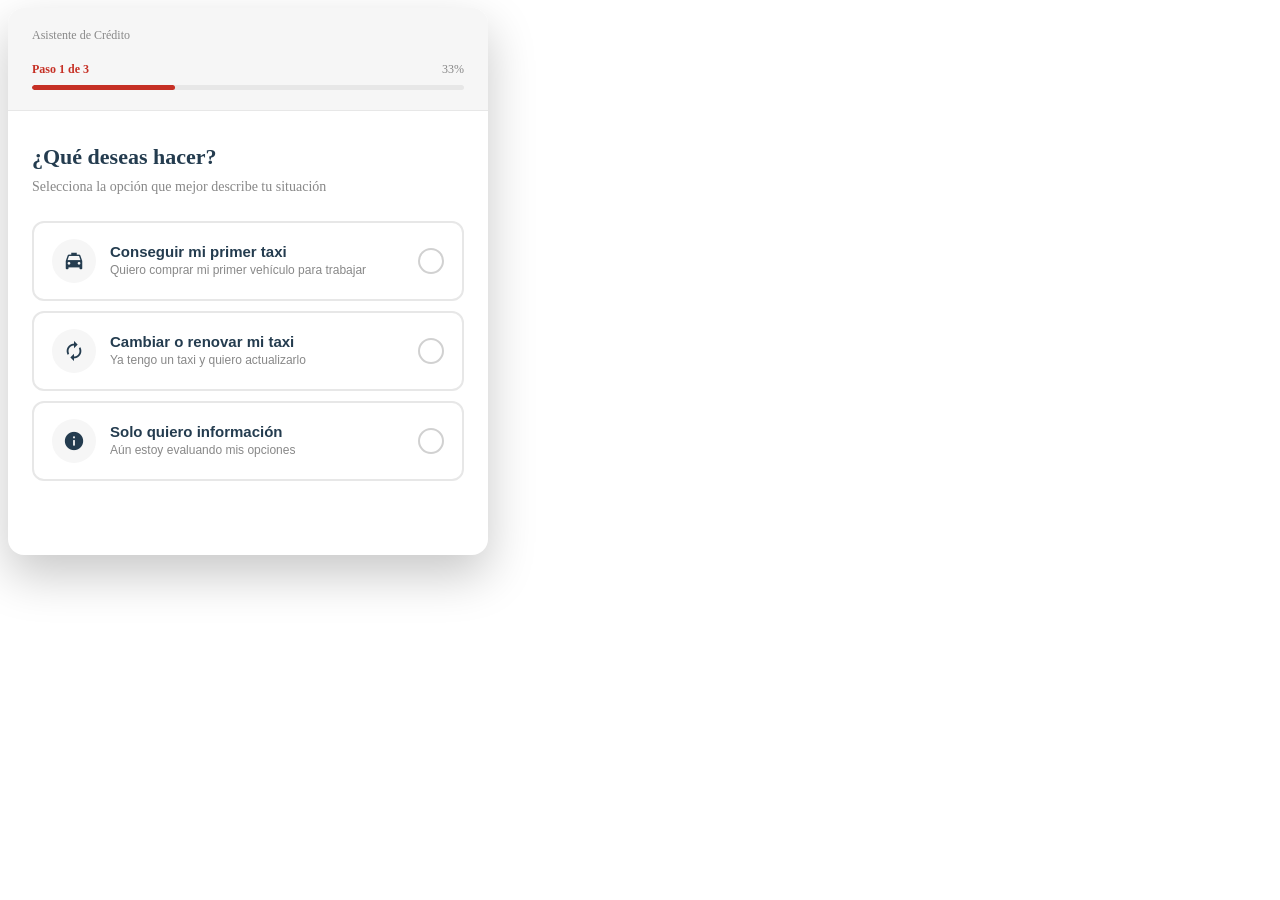
<file: index.html>
<!DOCTYPE html>
<html lang="es-CO">
<head>
  <meta charset="UTF-8">
  <meta name="viewport" content="width=device-width, initial-scale=1.0">
  <title>Asistente de Crédito | Clave 2000</title>
  <link rel="stylesheet" href="https://fonts.googleapis.com/icon?family=Material+Icons">
  <link rel="stylesheet" href="styles.css">
</head>
<body>

<div class="card">

  <!-- ── Header: logo + barra de progreso ── -->
  <header class="card-header">
    <div class="brand-row">
      <div class="brand-label">Asistente de Crédito</div>
    </div>
    <div class="progress-meta">
      <span class="progress-step-label" id="prog-label">Paso 1 de 4</span>
      <span class="progress-pct" id="prog-pct">25%</span>
    </div>
    <div class="progress-track">
      <div class="progress-fill" id="prog-fill"></div>
    </div>
  </header>

  <main class="card-body">

    <!-- ── Paso 1: Objetivo ── -->
    <div class="step active" id="step-1">
      <div class="step-title">¿Qué deseas hacer?</div>
      <div class="step-sub">Selecciona la opción que mejor describe tu situación</div>
      <div class="options">
        <button class="opt" data-step="1" data-field="objetivo" data-value="primer-taxi">
          <div class="opt-icon"><span class="material-icons">local_taxi</span></div>
          <div class="opt-body">
            <div class="opt-title">Conseguir mi primer taxi</div>
            <div class="opt-desc">Quiero comprar mi primer vehículo para trabajar</div>
          </div>
          <div class="opt-check"><span class="material-icons">check</span></div>
        </button>
        <button class="opt" data-step="1" data-field="objetivo" data-value="renovar">
          <div class="opt-icon"><span class="material-icons">autorenew</span></div>
          <div class="opt-body">
            <div class="opt-title">Cambiar o renovar mi taxi</div>
            <div class="opt-desc">Ya tengo un taxi y quiero actualizarlo</div>
          </div>
          <div class="opt-check"><span class="material-icons">check</span></div>
        </button>
        <button class="opt" data-step="1" data-field="objetivo" data-value="informacion">
          <div class="opt-icon"><span class="material-icons">info</span></div>
          <div class="opt-body">
            <div class="opt-title">Solo quiero información</div>
            <div class="opt-desc">Aún estoy evaluando mis opciones</div>
          </div>
          <div class="opt-check"><span class="material-icons">check</span></div>
        </button>
      </div>
    </div>

    <!-- ── Paso 2A: ¿Trabaja como conductor? ── -->
    <div class="step" id="step-2a">
      <div class="step-title">¿Actualmente trabajas como conductor?</div>
      <div class="step-sub">Esto nos ayuda a entender tu experiencia</div>
      <div class="options options-binary">
        <button class="opt opt-binary" data-step="2" data-field="trabaja_conductor" data-value="true">
          <div class="opt-title">Sí, soy conductor</div>
        </button>
        <button class="opt opt-binary" data-step="2" data-field="trabaja_conductor" data-value="false">
          <div class="opt-title">No, soy nuevo</div>
        </button>
      </div>
      <div class="btn-row">
        <button class="btn btn-outline" data-action="go-1">
          <span class="material-icons">arrow_back</span> Atrás
        </button>
      </div>
    </div>

    <!-- ── Paso 2B: ¿Taxi activo? ── -->
    <div class="step" id="step-2b">
      <div class="step-title">¿Tu taxi actual está activo?</div>
      <div class="step-sub">Nos ayuda a determinar la mejor opción de financiación</div>
      <div class="options options-binary">
        <button class="opt opt-binary" data-step="2" data-field="taxi_activo" data-value="true">
          <div class="opt-title">Sí, está activo</div>
        </button>
        <button class="opt opt-binary" data-step="2" data-field="taxi_activo" data-value="false">
          <div class="opt-title">No, está inactivo</div>
        </button>
      </div>
      <div class="btn-row">
        <button class="btn btn-outline" data-action="go-1">
          <span class="material-icons">arrow_back</span> Atrás
        </button>
      </div>
    </div>

    <!-- ── Paso 2C: Solo información ── -->
    <div class="step" id="step-2c">
      <div class="step-title">¿Qué información necesitas?</div>
      <div class="step-sub">Selecciona lo que más te interesa conocer</div>
      <div class="options">
        <button class="opt" data-step="2" data-field="info_tipo" data-value="requisitos">
          <div class="opt-icon"><span class="material-icons">assignment</span></div>
          <div class="opt-body">
            <div class="opt-title">Requisitos para el crédito</div>
            <div class="opt-desc">Quiero saber qué necesito para aplicar</div>
          </div>
          <div class="opt-check"><span class="material-icons">check</span></div>
        </button>
        <button class="opt" data-step="2" data-field="info_tipo" data-value="tasas">
          <div class="opt-icon"><span class="material-icons">attach_money</span></div>
          <div class="opt-body">
            <div class="opt-title">Tasas y cuotas</div>
            <div class="opt-desc">Información sobre intereses y pagos</div>
          </div>
          <div class="opt-check"><span class="material-icons">check</span></div>
        </button>
        <button class="opt" data-step="2" data-field="info_tipo" data-value="general">
          <div class="opt-icon"><span class="material-icons">support_agent</span></div>
          <div class="opt-body">
            <div class="opt-title">Asesoría personalizada</div>
            <div class="opt-desc">Quiero hablar con un experto</div>
          </div>
          <div class="opt-check"><span class="material-icons">check</span></div>
        </button>
      </div>
      <div class="btn-row">
        <button class="btn btn-outline" data-action="go-1">
          <span class="material-icons">arrow_back</span> Atrás
        </button>
      </div>
    </div>

    <!-- ── Paso 3: Capacidad de pago ── -->
    <div class="step" id="step-3">
      <div class="step-title">¿Cuánto puedes pagar mensualmente?</div>
      <div class="step-sub">Selecciona el rango que mejor se ajuste a tu presupuesto</div>
      <div class="options">
        <button class="opt opt-payment" data-step="3" data-field="pago_mensual" data-value="menos-800">
          <div class="pay-amount">&lt; $800.000</div>
          <div class="pay-label">Menos de $800.000 mensuales</div>
        </button>
        <button class="opt opt-payment" data-step="3" data-field="pago_mensual" data-value="800-1200">
          <div class="pay-amount">$800.000 – $1.200.000</div>
          <div class="pay-label">Entre $800.000 y $1.200.000 mensuales</div>
        </button>
        <button class="opt opt-payment" data-step="3" data-field="pago_mensual" data-value="mas-1200">
          <div class="pay-amount">&gt; $1.200.000</div>
          <div class="pay-label">Más de $1.200.000 mensuales</div>
        </button>
      </div>
      <div class="btn-row">
        <button class="btn btn-outline" data-action="goBack2">
          <span class="material-icons">arrow_back</span> Atrás
        </button>
      </div>
    </div>

    <!-- ── Paso 4: Urgencia ── -->
    <div class="step" id="step-4">
      <div class="step-title">¿Qué tan pronto necesitas el crédito?</div>
      <div class="step-sub">Tu respuesta nos ayuda a priorizar tu solicitud</div>
      <div class="options">
        <button class="opt" data-step="4" data-field="urgencia" data-value="ya">
          <div class="opt-icon"><span class="material-icons">bolt</span></div>
          <div class="opt-body">
            <div class="opt-title">Lo necesito ya</div>
            <div class="opt-desc">Tengo prisa, quiero empezar cuanto antes</div>
          </div>
          <div class="opt-check"><span class="material-icons">check</span></div>
        </button>
        <button class="opt" data-step="4" data-field="urgencia" data-value="mes">
          <div class="opt-icon"><span class="material-icons">calendar_today</span></div>
          <div class="opt-body">
            <div class="opt-title">Este mes</div>
            <div class="opt-desc">Planeo hacerlo en las próximas semanas</div>
          </div>
          <div class="opt-check"><span class="material-icons">check</span></div>
        </button>
        <button class="opt" data-step="4" data-field="urgencia" data-value="averiguando">
          <div class="opt-icon"><span class="material-icons">search</span></div>
          <div class="opt-body">
            <div class="opt-title">Solo estoy averiguando</div>
            <div class="opt-desc">Aún estoy en proceso de decisión</div>
          </div>
          <div class="opt-check"><span class="material-icons">check</span></div>
        </button>
      </div>
      <div class="btn-row">
        <button class="btn btn-outline" data-action="go-3">
          <span class="material-icons">arrow_back</span> Atrás
        </button>
      </div>
    </div>

    <!-- ── Resultado: ALTO ── -->
    <div class="step" id="result-alto">
      <div class="result-wrap">
        <div class="result-icon-circle alto"><span class="material-icons">verified</span></div>
        <div class="result-badge alto"><span class="material-icons">star</span>Perfil Ideal</div>
        <div class="result-title">¡Tienes un perfil ideal para financiar tu taxi!</div>
        <div class="result-desc">Calificas para nuestras mejores opciones. Un asesor te contactará en menos de 30 minutos.</div>
        <div class="benefits-box">
          <div class="benefits-box-title">Lo que obtienes</div>
          <div class="benefit-row"><span class="material-icons">check_circle</span>Tasas preferenciales por tu excelente perfil</div>
          <div class="benefit-row"><span class="material-icons">check_circle</span>Respuesta en menos de 24 horas</div>
          <div class="benefit-row"><span class="material-icons">check_circle</span>Asesor personalizado durante todo el proceso</div>
        </div>
        <form class="contact-form" data-nivel="alto">
          <div class="form-title">Déjanos tus datos para contactarte</div>
          <div class="form-group">
            <label class="form-label">Nombre completo *</label>
            <div class="form-input-wrap"><span class="material-icons">person</span><input type="text" placeholder="Ej: Juan Pérez" required></div>
          </div>
          <div class="form-group">
            <label class="form-label">Teléfono de contacto *</label>
            <div class="form-input-wrap"><span class="material-icons">phone</span><input type="tel" placeholder="Ej: 312 456 7890" required></div>
          </div>
          <div class="form-group">
            <label class="form-label">Correo electrónico</label>
            <div class="form-input-wrap"><span class="material-icons">mail</span><input type="email" placeholder="Ej: juan@correo.com"></div>
          </div>
          <button type="submit" class="btn btn-red btn-full">
            Solicitar crédito ahora <span class="material-icons">arrow_forward</span>
          </button>
        </form>
      </div>
    </div>

    <!-- ── Resultado: MEDIO ── -->
    <div class="step" id="result-medio">
      <div class="result-wrap">
        <div class="result-icon-circle medio"><span class="material-icons">thumb_up</span></div>
        <div class="result-badge medio"><span class="material-icons">trending_up</span>Buen Perfil</div>
        <div class="result-title">Podrías aplicar a un crédito con Clave 2000</div>
        <div class="result-desc">Tu perfil es bueno y tenemos opciones para ti. Un asesor evaluará tu caso.</div>
        <div class="benefits-box">
          <div class="benefits-box-title">Próximos pasos</div>
          <div class="benefit-row"><span class="material-icons">check_circle</span>Evaluación personalizada de tu caso</div>
          <div class="benefit-row"><span class="material-icons">check_circle</span>Te presentaremos múltiples opciones</div>
          <div class="benefit-row"><span class="material-icons">check_circle</span>Sin compromiso ni costo de análisis</div>
        </div>
        <form class="contact-form" data-nivel="medio">
          <div class="form-title">Déjanos tus datos para contactarte</div>
          <div class="form-group">
            <label class="form-label">Nombre completo *</label>
            <div class="form-input-wrap"><span class="material-icons">person</span><input type="text" placeholder="Ej: Juan Pérez" required></div>
          </div>
          <div class="form-group">
            <label class="form-label">Teléfono de contacto *</label>
            <div class="form-input-wrap"><span class="material-icons">phone</span><input type="tel" placeholder="Ej: 312 456 7890" required></div>
          </div>
          <div class="form-group">
            <label class="form-label">Correo electrónico</label>
            <div class="form-input-wrap"><span class="material-icons">mail</span><input type="email" placeholder="Ej: juan@correo.com"></div>
          </div>
          <button type="submit" class="btn btn-navy btn-full">
            Hablar con un asesor <span class="material-icons">arrow_forward</span>
          </button>
        </form>
      </div>
    </div>

    <!-- ── Resultado: BAJO ── -->
    <div class="step" id="result-bajo">
      <div class="result-wrap">
        <div class="result-icon-circle bajo"><span class="material-icons">lightbulb</span></div>
        <div class="result-badge bajo"><span class="material-icons">support_agent</span>Asesoría Gratuita</div>
        <div class="result-title">Te ayudamos a prepararte para tu crédito</div>
        <div class="result-desc">Te asesoramos gratuitamente para que puedas cumplir tus metas pronto.</div>
        <div class="benefits-box">
          <div class="benefits-box-title">Te ayudamos con</div>
          <div class="benefit-row"><span class="material-icons">check_circle</span>Un plan personalizado de preparación</div>
          <div class="benefit-row"><span class="material-icons">check_circle</span>Consejos para mejorar tu perfil crediticio</div>
          <div class="benefit-row"><span class="material-icons">check_circle</span>Seguimiento hasta que estés listo</div>
        </div>
        <form class="contact-form" data-nivel="bajo">
          <div class="form-title">Déjanos tus datos para asesorarte</div>
          <div class="form-group">
            <label class="form-label">Nombre completo *</label>
            <div class="form-input-wrap"><span class="material-icons">person</span><input type="text" placeholder="Ej: Juan Pérez" required></div>
          </div>
          <div class="form-group">
            <label class="form-label">Teléfono de contacto *</label>
            <div class="form-input-wrap"><span class="material-icons">phone</span><input type="tel" placeholder="Ej: 312 456 7890" required></div>
          </div>
          <div class="form-group">
            <label class="form-label">Correo electrónico</label>
            <div class="form-input-wrap"><span class="material-icons">mail</span><input type="email" placeholder="Ej: juan@correo.com"></div>
          </div>
          <button type="submit" class="btn btn-navy btn-full">
            Recibir asesoría gratuita <span class="material-icons">arrow_forward</span>
          </button>
        </form>
      </div>
    </div>

  </main>
</div>

<!-- Capa de confetti (fuera de la card) -->
<div class="confetti-layer" id="confetti-layer"></div>

<script src="app.js"></script>
</body>
</html>
</file>
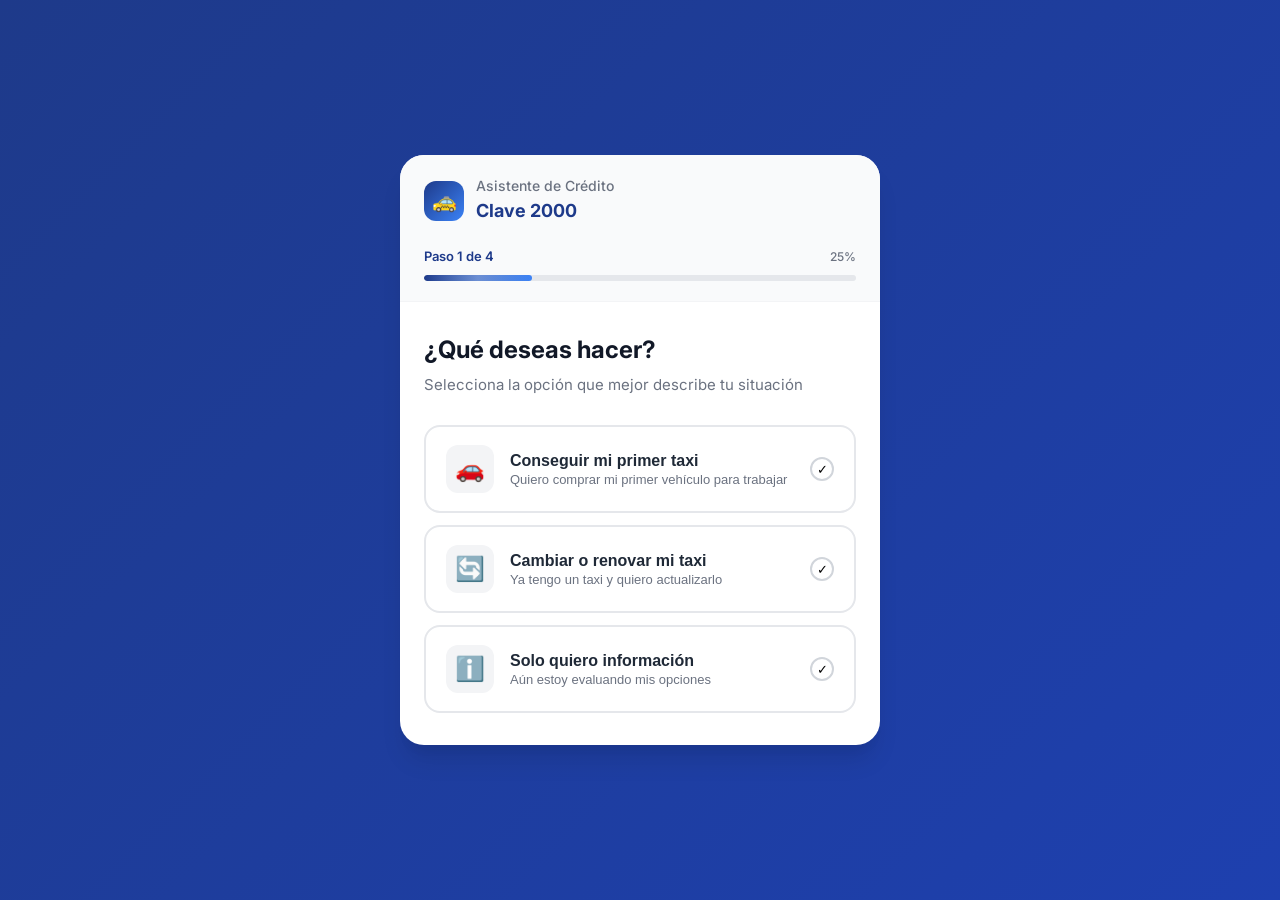
<file: asistente-credito.html>
<!DOCTYPE html>
<html lang="es-CO">
<head>
    <meta charset="UTF-8">
    <meta name="viewport" content="width=device-width, initial-scale=1.0">
    <title>Asistente de Crédito Taxi | Clave 2000</title>
    <meta name="description" content="Encuentra el mejor crédito para tu taxi en Colombia. Proceso rápido, sin complicaciones.">

    <!-- Google Fonts -->
    <link rel="preconnect" href="https://fonts.googleapis.com">
    <link rel="preconnect" href="https://fonts.gstatic.com" crossorigin>
    <link href="https://fonts.googleapis.com/css2?family=Inter:wght@400;500;600;700&display=swap" rel="stylesheet">

    <style>
        /* ============================================
           VARIABLES CSS - Sistema de diseño
           ============================================ */
        :root {
            /* Colores principales - Estilo Fintech */
            --color-primary: #1E3A8A;
            --color-primary-dark: #1E40AF;
            --color-primary-light: #3B82F6;

            /* Colores de acento - CTA */
            --color-cta: #10B981;
            --color-cta-hover: #059669;
            --color-cta-light: #D1FAE5;

            /* Escala de grises */
            --color-white: #FFFFFF;
            --color-gray-50: #F9FAFB;
            --color-gray-100: #F3F4F6;
            --color-gray-200: #E5E7EB;
            --color-gray-300: #D1D5DB;
            --color-gray-400: #9CA3AF;
            --color-gray-500: #6B7280;
            --color-gray-600: #4B5563;
            --color-gray-700: #374151;
            --color-gray-800: #1F2937;
            --color-gray-900: #111827;

            /* Sombras */
            --shadow-sm: 0 1px 2px 0 rgba(0, 0, 0, 0.05);
            --shadow-md: 0 4px 6px -1px rgba(0, 0, 0, 0.1), 0 2px 4px -1px rgba(0, 0, 0, 0.06);
            --shadow-lg: 0 10px 15px -3px rgba(0, 0, 0, 0.1), 0 4px 6px -2px rgba(0, 0, 0, 0.05);
            --shadow-xl: 0 20px 25px -5px rgba(0, 0, 0, 0.1), 0 10px 10px -5px rgba(0, 0, 0, 0.04);

            /* Radios */
            --radius-sm: 8px;
            --radius-md: 12px;
            --radius-lg: 16px;
            --radius-xl: 24px;
            --radius-full: 9999px;

            /* Tipografía */
            --font-family: 'Inter', -apple-system, BlinkMacSystemFont, 'Segoe UI', sans-serif;

            /* Transiciones */
            --transition-fast: 150ms ease;
            --transition-normal: 300ms ease;
            --transition-slow: 500ms ease;

            /* Z-index */
            --z-base: 1;
            --z-above: 10;
            --z-modal: 100;
            --z-toast: 1000;
        }

        /* ============================================
           RESET Y BASE
           ============================================ */
        *, *::before, *::after {
            box-sizing: border-box;
            margin: 0;
            padding: 0;
        }

        html {
            font-size: 16px;
            -webkit-font-smoothing: antialiased;
            -moz-osx-font-smoothing: grayscale;
        }

        body {
            font-family: var(--font-family);
            background: linear-gradient(135deg, var(--color-primary) 0%, var(--color-primary-dark) 100%);
            min-height: 100vh;
            display: flex;
            align-items: center;
            justify-content: center;
            padding: 16px;
            line-height: 1.6;
            color: var(--color-gray-800);
        }

        /* ============================================
           CONTENEDOR PRINCIPAL
           ============================================ */
        .asistente-container {
            width: 100%;
            max-width: 480px;
            background: var(--color-white);
            border-radius: var(--radius-xl);
            box-shadow: var(--shadow-xl);
            overflow: hidden;
            position: relative;
        }

        /* ============================================
           HEADER / BARRA DE PROGRESO
           ============================================ */
        .asistente-header {
            background: var(--color-gray-50);
            padding: 20px 24px;
            border-bottom: 1px solid var(--color-gray-100);
        }

        .asistente-brand {
            display: flex;
            align-items: center;
            gap: 12px;
            margin-bottom: 20px;
        }

        .brand-icon {
            width: 40px;
            height: 40px;
            background: linear-gradient(135deg, var(--color-primary) 0%, var(--color-primary-light) 100%);
            border-radius: var(--radius-md);
            display: flex;
            align-items: center;
            justify-content: center;
            color: var(--color-white);
            font-size: 20px;
        }

        .brand-text {
            font-size: 14px;
            color: var(--color-gray-500);
            font-weight: 500;
        }

        .brand-text strong {
            display: block;
            color: var(--color-primary);
            font-size: 18px;
            font-weight: 700;
        }

        /* Barra de progreso */
        .progress-container {
            position: relative;
        }

        .progress-header {
            display: flex;
            justify-content: space-between;
            align-items: center;
            margin-bottom: 8px;
        }

        .progress-step {
            font-size: 13px;
            font-weight: 600;
            color: var(--color-primary);
        }

        .progress-percentage {
            font-size: 12px;
            color: var(--color-gray-500);
            font-weight: 500;
        }

        .progress-bar {
            height: 6px;
            background: var(--color-gray-200);
            border-radius: var(--radius-full);
            overflow: hidden;
        }

        .progress-fill {
            height: 100%;
            background: linear-gradient(90deg, var(--color-primary) 0%, var(--color-primary-light) 100%);
            border-radius: var(--radius-full);
            transition: width var(--transition-slow);
            position: relative;
        }

        .progress-fill::after {
            content: '';
            position: absolute;
            top: 0;
            left: 0;
            right: 0;
            bottom: 0;
            background: linear-gradient(
                90deg,
                transparent 0%,
                rgba(255,255,255,0.3) 50%,
                transparent 100%
            );
            animation: shimmer 2s infinite;
        }

        @keyframes shimmer {
            0% { transform: translateX(-100%); }
            100% { transform: translateX(100%); }
        }

        /* ============================================
           CONTENIDO - PASOS
           ============================================ */
        .asistente-content {
            padding: 32px 24px;
            min-height: 400px;
        }

        .step {
            display: none;
            animation: fadeIn var(--transition-normal);
        }

        .step.active {
            display: block;
        }

        @keyframes fadeIn {
            from {
                opacity: 0;
                transform: translateY(10px);
            }
            to {
                opacity: 1;
                transform: translateY(0);
            }
        }

        /* Títulos y descripciones */
        .step-title {
            font-size: 24px;
            font-weight: 700;
            color: var(--color-gray-900);
            margin-bottom: 8px;
            line-height: 1.3;
        }

        .step-subtitle {
            font-size: 15px;
            color: var(--color-gray-500);
            margin-bottom: 28px;
        }

        /* ============================================
           OPCIONES DE RESPUESTA
           ============================================ */
        .options-grid {
            display: flex;
            flex-direction: column;
            gap: 12px;
        }

        .option-card {
            display: flex;
            align-items: center;
            gap: 16px;
            padding: 18px 20px;
            background: var(--color-white);
            border: 2px solid var(--color-gray-200);
            border-radius: var(--radius-lg);
            cursor: pointer;
            transition: all var(--transition-fast);
            text-align: left;
            width: 100%;
        }

        .option-card:hover {
            border-color: var(--color-primary-light);
            background: var(--color-gray-50);
            transform: translateY(-2px);
            box-shadow: var(--shadow-md);
        }

        .option-card:active {
            transform: translateY(0);
        }

        .option-card.selected {
            border-color: var(--color-primary);
            background: linear-gradient(135deg, #EFF6FF 0%, #DBEAFE 100%);
        }

        .option-icon {
            width: 48px;
            height: 48px;
            background: var(--color-gray-100);
            border-radius: var(--radius-md);
            display: flex;
            align-items: center;
            justify-content: center;
            font-size: 24px;
            flex-shrink: 0;
            transition: all var(--transition-fast);
        }

        .option-card:hover .option-icon {
            background: var(--color-primary-light);
            color: var(--color-white);
        }

        .option-card.selected .option-icon {
            background: var(--color-primary);
            color: var(--color-white);
        }

        .option-content {
            flex: 1;
        }

        .option-title {
            font-size: 16px;
            font-weight: 600;
            color: var(--color-gray-800);
            margin-bottom: 2px;
        }

        .option-description {
            font-size: 13px;
            color: var(--color-gray-500);
        }

        .option-check {
            width: 24px;
            height: 24px;
            border: 2px solid var(--color-gray-300);
            border-radius: var(--radius-full);
            display: flex;
            align-items: center;
            justify-content: center;
            flex-shrink: 0;
            transition: all var(--transition-fast);
        }

        .option-card.selected .option-check {
            background: var(--color-primary);
            border-color: var(--color-primary);
            color: var(--color-white);
        }

        /* ============================================
           BOTONES
           ============================================ */
        .btn-group {
            display: flex;
            gap: 12px;
            margin-top: 28px;
        }

        .btn {
            display: inline-flex;
            align-items: center;
            justify-content: center;
            gap: 8px;
            padding: 14px 24px;
            font-family: inherit;
            font-size: 15px;
            font-weight: 600;
            border: none;
            border-radius: var(--radius-md);
            cursor: pointer;
            transition: all var(--transition-fast);
            text-decoration: none;
        }

        .btn-primary {
            background: linear-gradient(135deg, var(--color-cta) 0%, var(--color-cta-hover) 100%);
            color: var(--color-white);
            box-shadow: 0 4px 12px rgba(16, 185, 129, 0.3);
            flex: 1;
        }

        .btn-primary:hover {
            transform: translateY(-2px);
            box-shadow: 0 6px 16px rgba(16, 185, 129, 0.4);
        }

        .btn-primary:active {
            transform: translateY(0);
        }

        .btn-primary:disabled {
            background: var(--color-gray-300);
            box-shadow: none;
            cursor: not-allowed;
            transform: none;
        }

        .btn-secondary {
            background: var(--color-white);
            color: var(--color-gray-700);
            border: 2px solid var(--color-gray-200);
        }

        .btn-secondary:hover {
            border-color: var(--color-gray-300);
            background: var(--color-gray-50);
        }

        .btn-full {
            width: 100%;
        }

        /* ============================================
           PANTALLA DE RESULTADOS
           ============================================ */
        .result-container {
            text-align: center;
            padding: 20px 0;
        }

        .result-illustration {
            width: 120px;
            height: 120px;
            margin: 0 auto 24px;
            border-radius: var(--radius-full);
            display: flex;
            align-items: center;
            justify-content: center;
            font-size: 60px;
        }

        .result-illustration.alto {
            background: linear-gradient(135deg, var(--color-cta-light) 0%, #A7F3D0 100%);
        }

        .result-illustration.medio {
            background: linear-gradient(135deg, #FEF3C7 0%, #FDE68A 100%);
        }

        .result-illustration.bajo {
            background: linear-gradient(135deg, #E0E7FF 0%, #C7D2FE 100%);
        }

        .result-badge {
            display: inline-flex;
            align-items: center;
            gap: 6px;
            padding: 6px 14px;
            border-radius: var(--radius-full);
            font-size: 13px;
            font-weight: 600;
            margin-bottom: 16px;
            text-transform: uppercase;
            letter-spacing: 0.5px;
        }

        .result-badge.alto {
            background: var(--color-cta-light);
            color: var(--color-cta-hover);
        }

        .result-badge.medio {
            background: #FEF3C7;
            color: #B45309;
        }

        .result-badge.bajo {
            background: #E0E7FF;
            color: var(--color-primary);
        }

        .result-title {
            font-size: 22px;
            font-weight: 700;
            color: var(--color-gray-900);
            margin-bottom: 12px;
            line-height: 1.4;
        }

        .result-description {
            font-size: 15px;
            color: var(--color-gray-600);
            margin-bottom: 28px;
            line-height: 1.6;
        }

        /* Lista de beneficios */
        .benefits-list {
            text-align: left;
            background: var(--color-gray-50);
            border-radius: var(--radius-lg);
            padding: 20px;
            margin-bottom: 28px;
        }

        .benefits-title {
            font-size: 14px;
            font-weight: 600;
            color: var(--color-gray-700);
            margin-bottom: 12px;
        }

        .benefit-item {
            display: flex;
            align-items: flex-start;
            gap: 10px;
            font-size: 14px;
            color: var(--color-gray-600);
            margin-bottom: 10px;
        }

        .benefit-item:last-child {
            margin-bottom: 0;
        }

        .benefit-icon {
            width: 20px;
            height: 20px;
            background: var(--color-cta);
            border-radius: var(--radius-full);
            display: flex;
            align-items: center;
            justify-content: center;
            color: var(--color-white);
            font-size: 12px;
            flex-shrink: 0;
            margin-top: 2px;
        }

        /* ============================================
           FORMULARIO DE CONTACTO (Resultado)
           ============================================ */
        .contact-form {
            margin-top: 24px;
            padding-top: 24px;
            border-top: 1px solid var(--color-gray-200);
        }

        .form-title {
            font-size: 16px;
            font-weight: 600;
            color: var(--color-gray-800);
            margin-bottom: 16px;
        }

        .form-group {
            margin-bottom: 16px;
        }

        .form-label {
            display: block;
            font-size: 13px;
            font-weight: 600;
            color: var(--color-gray-700);
            margin-bottom: 6px;
        }

        .form-input {
            width: 100%;
            padding: 12px 16px;
            font-family: inherit;
            font-size: 15px;
            border: 2px solid var(--color-gray-200);
            border-radius: var(--radius-md);
            transition: all var(--transition-fast);
        }

        .form-input:focus {
            outline: none;
            border-color: var(--color-primary-light);
            box-shadow: 0 0 0 3px rgba(59, 130, 246, 0.1);
        }

        .form-input::placeholder {
            color: var(--color-gray-400);
        }

        /* ============================================
           OPCIONES BINARIAS (Sí/No)
           ============================================ */
        .binary-options {
            display: grid;
            grid-template-columns: 1fr 1fr;
            gap: 12px;
        }

        .binary-btn {
            padding: 16px 20px;
            font-size: 16px;
            font-weight: 600;
        }

        /* ============================================
           OPCIONES DE PAGO (Cards grandes)
           ============================================ */
        .payment-options {
            display: flex;
            flex-direction: column;
            gap: 12px;
        }

        .payment-card {
            padding: 20px;
            text-align: center;
        }

        .payment-amount {
            font-size: 20px;
            font-weight: 700;
            color: var(--color-primary);
            margin-bottom: 4px;
        }

        .payment-label {
            font-size: 13px;
            color: var(--color-gray-500);
        }

        /* ============================================
           ANIMACIONES ADICIONALES
           ============================================ */
        .pulse {
            animation: pulse 2s infinite;
        }

        @keyframes pulse {
            0%, 100% { transform: scale(1); }
            50% { transform: scale(1.02); }
        }

        .slide-in {
            animation: slideIn var(--transition-normal);
        }

        @keyframes slideIn {
            from {
                opacity: 0;
                transform: translateX(20px);
            }
            to {
                opacity: 1;
                transform: translateX(0);
            }
        }

        /* ============================================
           CONFETTI (Celebración)
           ============================================ */
        .confetti-container {
            position: fixed;
            top: 0;
            left: 0;
            width: 100%;
            height: 100%;
            pointer-events: none;
            z-index: var(--z-toast);
            overflow: hidden;
        }

        .confetti {
            position: absolute;
            width: 10px;
            height: 10px;
            animation: confetti-fall 3s ease-out forwards;
        }

        @keyframes confetti-fall {
            0% {
                transform: translateY(-100px) rotate(0deg);
                opacity: 1;
            }
            100% {
                transform: translateY(100vh) rotate(720deg);
                opacity: 0;
            }
        }

        /* ============================================
           RESPONSIVE
           ============================================ */
        @media (max-width: 480px) {
            body {
                padding: 0;
                background: var(--color-white);
            }

            .asistente-container {
                border-radius: 0;
                box-shadow: none;
                min-height: 100vh;
                display: flex;
                flex-direction: column;
            }

            .asistente-content {
                flex: 1;
                padding: 24px 20px;
            }

            .step-title {
                font-size: 22px;
            }

            .option-card {
                padding: 16px;
            }

            .option-icon {
                width: 44px;
                height: 44px;
                font-size: 20px;
            }

            .result-illustration {
                width: 100px;
                height: 100px;
                font-size: 48px;
            }
        }

        /* ============================================
           UTILIDADES
           ============================================ */
        .hidden {
            display: none !important;
        }

        .text-center {
            text-align: center;
        }

        .mt-4 {
            margin-top: 16px;
        }

        .mb-4 {
            margin-bottom: 16px;
        }
    </style>
</head>
<body>
    <!-- ============================================
         CONTENEDOR PRINCIPAL DEL ASISTENTE
         ============================================ -->
    <div class="asistente-container">

        <!-- HEADER: Logo y barra de progreso -->
        <header class="asistente-header">
            <div class="asistente-brand">
                <div class="brand-icon">🚕</div>
                <div class="brand-text">
                    Asistente de Crédito
                    <strong>Clave 2000</strong>
                </div>
            </div>

            <!-- Barra de progreso -->
            <div class="progress-container">
                <div class="progress-header">
                    <span class="progress-step" id="progress-step">Paso 1 de 4</span>
                    <span class="progress-percentage" id="progress-percentage">25%</span>
                </div>
                <div class="progress-bar">
                    <div class="progress-fill" id="progress-fill" style="width: 25%"></div>
                </div>
            </div>
        </header>

        <!-- CONTENIDO: Pasos del formulario -->
        <main class="asistente-content">

            <!-- ============================================
                 PASO 1: Objetivo principal
                 ============================================ -->
            <div class="step active" id="step-1" data-step="1">
                <h2 class="step-title">¿Qué deseas hacer?</h2>
                <p class="step-subtitle">Selecciona la opción que mejor describe tu situación</p>

                <div class="options-grid">
                    <button class="option-card" data-value="primer-taxi" onclick="selectOption(1, 'objetivo', 'primer-taxi', this)">
                        <div class="option-icon">🚗</div>
                        <div class="option-content">
                            <div class="option-title">Conseguir mi primer taxi</div>
                            <div class="option-description">Quiero comprar mi primer vehículo para trabajar</div>
                        </div>
                        <div class="option-check">✓</div>
                    </button>

                    <button class="option-card" data-value="renovar" onclick="selectOption(1, 'objetivo', 'renovar', this)">
                        <div class="option-icon">🔄</div>
                        <div class="option-content">
                            <div class="option-title">Cambiar o renovar mi taxi</div>
                            <div class="option-description">Ya tengo un taxi y quiero actualizarlo</div>
                        </div>
                        <div class="option-check">✓</div>
                    </button>

                    <button class="option-card" data-value="informacion" onclick="selectOption(1, 'objetivo', 'informacion', this)">
                        <div class="option-icon">ℹ️</div>
                        <div class="option-content">
                            <div class="option-title">Solo quiero información</div>
                            <div class="option-description">Aún estoy evaluando mis opciones</div>
                        </div>
                        <div class="option-check">✓</div>
                    </button>
                </div>
            </div>

            <!-- ============================================
                 PASO 2A: Situación laboral (si eligió primer taxi)
                 ============================================ -->
            <div class="step" id="step-2a" data-step="2">
                <h2 class="step-title">¿Actualmente trabajas como conductor?</h2>
                <p class="step-subtitle">Esto nos ayuda a entender tu experiencia</p>

                <div class="binary-options">
                    <button class="option-card binary-btn" data-value="si" onclick="selectOption(2, 'trabaja_conductor', true, this)">
                        <span>Sí, soy conductor</span>
                    </button>
                    <button class="option-card binary-btn" data-value="no" onclick="selectOption(2, 'trabaja_conductor', false, this)">
                        <span>No, soy nuevo</span>
                    </button>
                </div>

                <div class="btn-group">
                    <button class="btn btn-secondary" onclick="goToStep(1)">← Atrás</button>
                </div>
            </div>

            <!-- ============================================
                 PASO 2B: Estado del taxi actual (si eligió renovar)
                 ============================================ -->
            <div class="step" id="step-2b" data-step="2">
                <h2 class="step-title">¿Tu taxi actual está activo?</h2>
                <p class="step-subtitle">Nos ayuda a determinar la mejor opción de financiación</p>

                <div class="binary-options">
                    <button class="option-card binary-btn" data-value="si" onclick="selectOption(2, 'taxi_activo', true, this)">
                        <span>Sí, está activo</span>
                    </button>
                    <button class="option-card binary-btn" data-value="no" onclick="selectOption(2, 'taxi_activo', false, this)">
                        <span>No, está inactivo</span>
                    </button>
                </div>

                <div class="btn-group">
                    <button class="btn btn-secondary" onclick="goToStep(1)">← Atrás</button>
                </div>
            </div>

            <!-- ============================================
                 PASO 2C: Solo información (flujo alterno)
                 ============================================ -->
            <div class="step" id="step-2c" data-step="2">
                <h2 class="step-title">¿Qué información necesitas?</h2>
                <p class="step-subtitle">Selecciona lo que más te interesa conocer</p>

                <div class="options-grid">
                    <button class="option-card" data-value="requisitos" onclick="selectOption(2, 'info_tipo', 'requisitos', this)">
                        <div class="option-icon">📋</div>
                        <div class="option-content">
                            <div class="option-title">Requisitos para el crédito</div>
                            <div class="option-description">Quiero saber qué necesito para aplicar</div>
                        </div>
                        <div class="option-check">✓</div>
                    </button>

                    <button class="option-card" data-value="tasas" onclick="selectOption(2, 'info_tipo', 'tasas', this)">
                        <div class="option-icon">💰</div>
                        <div class="option-content">
                            <div class="option-title">Tasas y cuotas</div>
                            <div class="option-description">Información sobre intereses y pagos</div>
                        </div>
                        <div class="option-check">✓</div>
                    </button>

                    <button class="option-card" data-value="general" onclick="selectOption(2, 'info_tipo', 'general', this)">
                        <div class="option-icon">💬</div>
                        <div class="option-content">
                            <div class="option-title">Asesoría personalizada</div>
                            <div class="option-description">Quiero hablar con un experto</div>
                        </div>
                        <div class="option-check">✓</div>
                    </button>
                </div>

                <div class="btn-group">
                    <button class="btn btn-secondary" onclick="goToStep(1)">← Atrás</button>
                </div>
            </div>

            <!-- ============================================
                 PASO 3: Capacidad de pago
                 ============================================ -->
            <div class="step" id="step-3" data-step="3">
                <h2 class="step-title">¿Cuánto puedes pagar mensualmente?</h2>
                <p class="step-subtitle">Selecciona el rango que mejor se ajuste a tu presupuesto</p>

                <div class="payment-options">
                    <button class="option-card payment-card" data-value="menos-800" onclick="selectOption(3, 'pago_mensual', 'menos-800', this)">
                        <div class="payment-amount">&lt; $800.000</div>
                        <div class="payment-label">Menos de $800.000 mensuales</div>
                    </button>

                    <button class="option-card payment-card" data-value="800-1200" onclick="selectOption(3, 'pago_mensual', '800-1200', this)">
                        <div class="payment-amount">$800.000 – $1.200.000</div>
                        <div class="payment-label">Entre $800.000 y $1.200.000 mensuales</div>
                    </button>

                    <button class="option-card payment-card" data-value="mas-1200" onclick="selectOption(3, 'pago_mensual', 'mas-1200', this)">
                        <div class="payment-amount">&gt; $1.200.000</div>
                        <div class="payment-label">Más de $1.200.000 mensuales</div>
                    </button>
                </div>

                <div class="btn-group">
                    <button class="btn btn-secondary" onclick="goBackToStep2()">← Atrás</button>
                </div>
            </div>

            <!-- ============================================
                 PASO 4: Urgencia
                 ============================================ -->
            <div class="step" id="step-4" data-step="4">
                <h2 class="step-title">¿Qué tan pronto necesitas el crédito?</h2>
                <p class="step-subtitle">Tu respuesta nos ayuda a priorizar tu solicitud</p>

                <div class="options-grid">
                    <button class="option-card" data-value="ya" onclick="selectOption(4, 'urgencia', 'ya', this)">
                        <div class="option-icon">⚡</div>
                        <div class="option-content">
                            <div class="option-title">Lo necesito ya</div>
                            <div class="option-description">Tengo prisa, quiero empezar cuanto antes</div>
                        </div>
                        <div class="option-check">✓</div>
                    </button>

                    <button class="option-card" data-value="mes" onclick="selectOption(4, 'urgencia', 'mes', this)">
                        <div class="option-icon">📅</div>
                        <div class="option-content">
                            <div class="option-title">Este mes</div>
                            <div class="option-description">Planeo hacerlo en las próximas semanas</div>
                        </div>
                        <div class="option-check">✓</div>
                    </button>

                    <button class="option-card" data-value="averiguando" onclick="selectOption(4, 'urgencia', 'averiguando', this)">
                        <div class="option-icon">🔍</div>
                        <div class="option-content">
                            <div class="option-title">Solo estoy averiguando</div>
                            <div class="option-description">Aún estoy en proceso de decisión</div>
                        </div>
                        <div class="option-check">✓</div>
                    </button>
                </div>

                <div class="btn-group">
                    <button class="btn btn-secondary" onclick="goToStep(3)">← Atrás</button>
                </div>
            </div>

            <!-- ============================================
                 PANTALLA DE RESULTADO: Nivel ALTO
                 ============================================ -->
            <div class="step" id="result-alto" data-step="result">
                <div class="result-container">
                    <div class="result-illustration alto">🎉</div>
                    <span class="result-badge alto">Perfil Ideal</span>
                    <h2 class="result-title">¡Tienes un perfil ideal para financiar tu taxi!</h2>
                    <p class="result-description">
                        Según tus respuestas, calificas para nuestras mejores opciones de financiamiento.
                        Un asesor te contactará en menos de 30 minutos.
                    </p>

                    <div class="benefits-list">
                        <div class="benefits-title">Lo que obtienes:</div>
                        <div class="benefit-item">
                            <span class="benefit-icon">✓</span>
                            <span>Tasas preferenciales por tu excelente perfil</span>
                        </div>
                        <div class="benefit-item">
                            <span class="benefit-icon">✓</span>
                            <span>Respuesta en menos de 24 horas</span>
                        </div>
                        <div class="benefit-item">
                            <span class="benefit-icon">✓</span>
                            <span>Asesor personalizado durante todo el proceso</span>
                        </div>
                    </div>

                    <!-- Formulario de contacto -->
                    <form class="contact-form" id="form-alto" onsubmit="submitForm(event, 'alto')">
                        <div class="form-title">Déjanos tus datos para contactarte</div>
                        <div class="form-group">
                            <label class="form-label" for="nombre-alto">Nombre completo *</label>
                            <input type="text" id="nombre-alto" class="form-input" placeholder="Ej: Juan Pérez" required>
                        </div>
                        <div class="form-group">
                            <label class="form-label" for="telefono-alto">Teléfono de contacto *</label>
                            <input type="tel" id="telefono-alto" class="form-input" placeholder="Ej: 312 456 7890" required>
                        </div>
                        <div class="form-group">
                            <label class="form-label" for="email-alto">Correo electrónico</label>
                            <input type="email" id="email-alto" class="form-input" placeholder="Ej: juan@email.com">
                        </div>
                        <button type="submit" class="btn btn-primary btn-full">
                            Solicitar crédito ahora →
                        </button>
                    </form>
                </div>
            </div>

            <!-- ============================================
                 PANTALLA DE RESULTADO: Nivel MEDIO
                 ============================================ -->
            <div class="step" id="result-medio" data-step="result">
                <div class="result-container">
                    <div class="result-illustration medio">👍</div>
                    <span class="result-badge medio">Buen Perfil</span>
                    <h2 class="result-title">Podrías aplicar a un crédito</h2>
                    <p class="result-description">
                        Tu perfil es bueno y tenemos opciones para ti. Un asesor evaluará tu caso
                        y te presentará las alternativas disponibles.
                    </p>

                    <div class="benefits-list">
                        <div class="benefits-title">Próximos pasos:</div>
                        <div class="benefit-item">
                            <span class="benefit-icon">✓</span>
                            <span>Evaluación personalizada de tu caso</span>
                        </div>
                        <div class="benefit-item">
                            <span class="benefit-icon">✓</span>
                            <span>Te presentaremos múltiples opciones</span>
                        </div>
                        <div class="benefit-item">
                            <span class="benefit-icon">✓</span>
                            <span>Sin compromiso ni costo de análisis</span>
                        </div>
                    </div>

                    <!-- Formulario de contacto -->
                    <form class="contact-form" id="form-medio" onsubmit="submitForm(event, 'medio')">
                        <div class="form-title">Déjanos tus datos para contactarte</div>
                        <div class="form-group">
                            <label class="form-label" for="nombre-medio">Nombre completo *</label>
                            <input type="text" id="nombre-medio" class="form-input" placeholder="Ej: Juan Pérez" required>
                        </div>
                        <div class="form-group">
                            <label class="form-label" for="telefono-medio">Teléfono de contacto *</label>
                            <input type="tel" id="telefono-medio" class="form-input" placeholder="Ej: 312 456 7890" required>
                        </div>
                        <div class="form-group">
                            <label class="form-label" for="email-medio">Correo electrónico</label>
                            <input type="email" id="email-medio" class="form-input" placeholder="Ej: juan@email.com">
                        </div>
                        <button type="submit" class="btn btn-primary btn-full">
                            Hablar con un asesor →
                        </button>
                    </form>
                </div>
            </div>

            <!-- ============================================
                 PANTALLA DE RESULTADO: Nivel BAJO
                 ============================================ -->
            <div class="step" id="result-bajo" data-step="result">
                <div class="result-container">
                    <div class="result-illustration bajo">💡</div>
                    <span class="result-badge bajo">Asesoría Gratuita</span>
                    <h2 class="result-title">Te ayudamos a prepararte para tu crédito</h2>
                    <p class="result-description">
                        Aún no tienes el perfil ideal, pero no te preocupes. Te asesoramos
                        gratuitamente para que puedas cumplir tus metas pronto.
                    </p>

                    <div class="benefits-list">
                        <div class="benefits-title">Te ayudamos con:</div>
                        <div class="benefit-item">
                            <span class="benefit-icon">✓</span>
                            <span>Un plan personalizado de preparación</span>
                        </div>
                        <div class="benefit-item">
                            <span class="benefit-icon">✓</span>
                            <span>Consejos para mejorar tu perfil crediticio</span>
                        </div>
                        <div class="benefit-item">
                            <span class="benefit-icon">✓</span>
                            <span>Seguimiento hasta que estés listo</span>
                        </div>
                    </div>

                    <!-- Formulario de contacto -->
                    <form class="contact-form" id="form-bajo" onsubmit="submitForm(event, 'bajo')">
                        <div class="form-title">Déjanos tus datos para asesorarte</div>
                        <div class="form-group">
                            <label class="form-label" for="nombre-bajo">Nombre completo *</label>
                            <input type="text" id="nombre-bajo" class="form-input" placeholder="Ej: Juan Pérez" required>
                        </div>
                        <div class="form-group">
                            <label class="form-label" for="telefono-bajo">Teléfono de contacto *</label>
                            <input type="tel" id="telefono-bajo" class="form-input" placeholder="Ej: 312 456 7890" required>
                        </div>
                        <div class="form-group">
                            <label class="form-label" for="email-bajo">Correo electrónico</label>
                            <input type="email" id="email-bajo" class="form-input" placeholder="Ej: juan@email.com">
                        </div>
                        <button type="submit" class="btn btn-primary btn-full">
                            Recibir asesoría →
                        </button>
                    </form>
                </div>
            </div>

        </main>
    </div>

    <!-- ============================================
         CONTENEDOR DE CONFETTI (celebración)
         ============================================ -->
    <div class="confetti-container" id="confetti-container"></div>

    <!-- ============================================
         JAVASCRIPT - Lógica del asistente
         ============================================ -->
    <script>
        /**
         * ============================================
         * ESTADO GLOBAL DE LA APLICACIÓN
         * ============================================
         */
        const state = {
            currentStep: 1,
            totalSteps: 4,
            responses: {
                objetivo: null,           // 'primer-taxi' | 'renovar' | 'informacion'
                subcategoria: null,       // true/false o string según el paso 2
                pago_mensual: null,       // 'menos-800' | '800-1200' | 'mas-1200'
                urgencia: null            // 'ya' | 'mes' | 'averiguando'
            },
            classification: {
                tipo: null,               // 'conductor' | 'propietario'
                nivel: null               // 'alto' | 'medio' | 'bajo'
            }
        };

        /**
         * ============================================
         * CONFIGURACIÓN PARA INTEGRACIONES
         * ============================================
         *
         * Preparado para:
         * - Google Tag Manager (dataLayer)
         * - APIs externas (OpenAI, etc.)
         * - Webhooks de CRM
         */
        const config = {
            gtm: {
                enabled: true,  // Cambiar a false si no se usa GTM
                events: {
                    quizStarted: 'quiz_iniciado',
                    stepCompleted: 'quiz_paso_completado',
                    quizCompleted: 'quiz_completado',
                    leadGenerated: 'lead_generado'
                }
            },
            api: {
                enabled: false,  // Cambiar a true para habilitar envío a API
                endpoint: 'https://api.ejemplo.com/leads',  // Reemplazar con endpoint real
                headers: {
                    'Content-Type': 'application/json',
                    // 'Authorization': 'Bearer YOUR_API_KEY'
                }
            }
        };

        /**
         * ============================================
         * INICIALIZACIÓN
         * ============================================
         */
        document.addEventListener('DOMContentLoaded', () => {
            // Evento de inicio del quiz para GTM
            pushDataLayer(config.gtm.events.quizStarted, {
                paso: 1,
                total_pasos: state.totalSteps
            });

            console.log('🚕 Asistente de Crédito inicializado');
            console.log('Estado inicial:', state);
        });

        /**
         * ============================================
         * GESTIÓN DE OPCIONES
         * ============================================
         *
         * @param {number} step - Número del paso actual
         * @param {string} field - Campo a guardar en el estado
         * @param {any} value - Valor seleccionado
         * @param {HTMLElement} element - Elemento DOM seleccionado
         */
        function selectOption(step, field, value, element) {
            // Guardar respuesta en el estado
            state.responses[field] = value;

            // Actualizar UI - marcar seleccionado
            const parent = element.parentElement;
            const siblings = parent.querySelectorAll('.option-card');
            siblings.forEach(sibling => sibling.classList.remove('selected'));
            element.classList.add('selected');

            // Pequeña pausa para UX antes de avanzar
            setTimeout(() => {
                handleStepTransition(step, value);
            }, 250);
        }

        /**
         * ============================================
         * TRANSICIONES ENTRE PASOS
         * ============================================
         *
         * Maneja la lógica de navegación entre pasos
         * según las respuestas del usuario.
         */
        function handleStepTransition(currentStep, value) {
            // Evento GTM - paso completado
            pushDataLayer(config.gtm.events.stepCompleted, {
                paso: currentStep,
                campo: Object.keys(state.responses)[currentStep - 1],
                valor: value
            });

            switch (currentStep) {
                case 1:
                    // Según el objetivo, ir a diferentes pasos 2
                    if (value === 'primer-taxi') {
                        goToStep('2a');
                    } else if (value === 'renovar') {
                        goToStep('2b');
                    } else {
                        // Solo información - paso especial
                        goToStep('2c');
                    }
                    break;

                case 2:
                    // Desde cualquier paso 2, ir al paso 3
                    goToStep(3);
                    break;

                case 3:
                    goToStep(4);
                    break;

                case 4:
                    // Calificar y mostrar resultado
                    classifyAndShowResult();
                    break;
            }
        }

        /**
         * ============================================
         * NAVEGACIÓN ENTRE PASOS
         * ============================================
         *
         * @param {number|string} step - Paso al que ir
         */
        function goToStep(step) {
            // Ocultar paso actual
            const currentStepEl = document.querySelector('.step.active');
            if (currentStepEl) {
                currentStepEl.classList.remove('active');
            }

            // Mostrar nuevo paso
            let targetId;
            if (typeof step === 'number') {
                // Si el usuario vino de paso 2, determinar cuál
                if (step === 2) {
                    const objetivo = state.responses.objetivo;
                    if (objetivo === 'primer-taxi') targetId = 'step-2a';
                    else if (objetivo === 'renovar') targetId = 'step-2b';
                    else targetId = 'step-2c';
                } else {
                    targetId = `step-${step}`;
                }
                state.currentStep = step;
            } else {
                targetId = `step-${step}`;
                state.currentStep = parseInt(step.charAt(0));
            }

            const targetStep = document.getElementById(targetId);
            if (targetStep) {
                targetStep.classList.add('active');
            }

            // Actualizar barra de progreso
            updateProgress();
        }

        /**
         * ============================================
         * REGRESAR AL PASO 2 CORRECTO
         * ============================================
         */
        function goBackToStep2() {
            const objetivo = state.responses.objetivo;
            let targetId;

            if (objetivo === 'primer-taxi') targetId = 'step-2a';
            else if (objetivo === 'renovar') targetId = 'step-2b';
            else targetId = 'step-2c';

            // Ocultar paso actual
            document.querySelector('.step.active').classList.remove('active');

            // Mostrar paso 2 correspondiente
            document.getElementById(targetId).classList.add('active');

            state.currentStep = 2;
            updateProgress();
        }

        /**
         * ============================================
         * ACTUALIZAR BARRA DE PROGRESO
         * ============================================
         */
        function updateProgress() {
            const percentage = (state.currentStep / state.totalSteps) * 100;

            document.getElementById('progress-step').textContent =
                `Paso ${state.currentStep} de ${state.totalSteps}`;
            document.getElementById('progress-percentage').textContent =
                `${Math.round(percentage)}%`;
            document.getElementById('progress-fill').style.width =
                `${percentage}%`;
        }

        /**
         * ============================================
         * CLASIFICACIÓN DEL LEAD
         * ============================================
         *
         * Lógica de negocio para clasificar leads:
         *
         * ALTO: pago > 1.000.000 Y urgencia = 'ya'
         * MEDIO: pago entre 800k-1.2M O urgencia = 'mes'
         * BAJO: pago bajo Y urgencia baja
         */
        function classifyLead() {
            const { objetivo, pago_mensual, urgencia } = state.responses;

            // Determinar tipo
            const tipo = (objetivo === 'primer-taxi' || objetivo === 'informacion')
                ? 'conductor'
                : 'propietario';

            // Mapear pago a valor numérico para comparación
            const pagoMap = {
                'menos-800': 600,
                '800-1200': 1000,
                'mas-1200': 1400
            };

            const pagoValor = pagoMap[pago_mensual] || 0;

            // Lógica de clasificación
            let nivel;

            if (pagoValor > 1000 && urgencia === 'ya') {
                nivel = 'alto';
            } else if ((pagoValor >= 800 && pagoValor <= 1200) || urgencia === 'mes') {
                nivel = 'medio';
            } else {
                nivel = 'bajo';
            }

            // Guardar clasificación
            state.classification = { tipo, nivel };

            return { tipo, nivel };
        }

        /**
         * ============================================
         * MOSTRAR RESULTADO
         * ============================================
         */
        function classifyAndShowResult() {
            const { nivel } = classifyLead();

            // Ocultar paso actual
            document.querySelector('.step.active').classList.remove('active');

            // Mostrar resultado correspondiente
            const resultId = `result-${nivel}`;
            document.getElementById(resultId).classList.add('active');

            // Actualizar progreso a 100%
            document.getElementById('progress-step').textContent = '¡Completado!';
            document.getElementById('progress-percentage').textContent = '100%';
            document.getElementById('progress-fill').style.width = '100%';

            // Evento GTM - quiz completado
            pushDataLayer(config.gtm.events.quizCompleted, {
                nivel: nivel,
                tipo: state.classification.tipo,
                respuestas: state.responses
            });

            // Si es perfil alto, mostrar confetti
            if (nivel === 'alto') {
                launchConfetti();
            }

            console.log('✅ Quiz completado');
            console.log('Clasificación:', state.classification);
            console.log('Respuestas:', state.responses);
        }

        /**
         * ============================================
         * ENVÍO DEL FORMULARIO
         * ============================================
         *
         * @param {Event} event - Evento del formulario
         * @param {string} nivel - Nivel del lead
         */
        async function submitForm(event, nivel) {
            event.preventDefault();

            const form = event.target;
            const formData = new FormData(form);

            // Recopilar datos del lead
            const leadData = {
                nivel: nivel,
                tipo: state.classification.tipo,
                respuestas: state.responses,
                contacto: {
                    nombre: form.querySelector('input[type="text"]').value,
                    telefono: form.querySelector('input[type="tel"]').value,
                    email: form.querySelector('input[type="email"]').value || null
                },
                timestamp: new Date().toISOString(),
                fuente: window.location.hostname,
                userAgent: navigator.userAgent
            };

            // Evento GTM - lead generado
            pushDataLayer(config.gtm.events.leadGenerated, {
                nivel: nivel,
                tipo: state.classification.tipo
            });

            // Deshabilitar botón durante envío
            const submitBtn = form.querySelector('button[type="submit"]');
            const originalText = submitBtn.textContent;
            submitBtn.disabled = true;
            submitBtn.textContent = 'Enviando...';

            try {
                // Si hay API configurada, enviar datos
                if (config.api.enabled) {
                    await sendToAPI(leadData);
                }

                // Mostrar mensaje de éxito
                showSuccessMessage(submitBtn, nivel);

                console.log('✅ Lead generado:', leadData);

            } catch (error) {
                console.error('Error al enviar:', error);
                submitBtn.disabled = false;
                submitBtn.textContent = originalText;
                alert('Hubo un error al enviar. Por favor intenta nuevamente.');
            }
        }

        /**
         * ============================================
         * ENVIAR DATOS A API
         * ============================================
         *
         * @param {Object} data - Datos del lead
         */
        async function sendToAPI(data) {
            const response = await fetch(config.api.endpoint, {
                method: 'POST',
                headers: config.api.headers,
                body: JSON.stringify(data)
            });

            if (!response.ok) {
                throw new Error(`HTTP error! status: ${response.status}`);
            }

            return response.json();
        }

        /**
         * ============================================
         * GOOGLE TAG MANAGER - DataLayer
         * ============================================
         *
         * @param {string} event - Nombre del evento
         * @param {Object} data - Datos adicionales
         */
        function pushDataLayer(event, data = {}) {
            if (!config.gtm.enabled) return;

            // Verificar si dataLayer existe (GTM instalado)
            if (typeof window.dataLayer !== 'undefined') {
                window.dataLayer.push({
                    event: event,
                    ...data
                });
                console.log('📊 GTM Event:', event, data);
            } else {
                // Modo debug: solo log si no hay GTM
                console.log('📊 GTM Event (debug):', event, data);
            }
        }

        /**
         * ============================================
         * ANIMACIÓN DE CONFETTI
         * ============================================
         */
        function launchConfetti() {
            const container = document.getElementById('confetti-container');
            const colors = ['#10B981', '#3B82F6', '#F59E0B', '#EF4444', '#8B5CF6'];

            for (let i = 0; i < 50; i++) {
                const confetti = document.createElement('div');
                confetti.className = 'confetti';
                confetti.style.left = Math.random() * 100 + '%';
                confetti.style.backgroundColor = colors[Math.floor(Math.random() * colors.length)];
                confetti.style.animationDelay = Math.random() * 2 + 's';
                confetti.style.animationDuration = (Math.random() * 2 + 2) + 's';
                container.appendChild(confetti);

                // Eliminar después de la animación
                setTimeout(() => {
                    confetti.remove();
                }, 4000);
            }
        }

        /**
         * ============================================
         * MENSAJE DE ÉXITO
         * ============================================
         */
        function showSuccessMessage(button, nivel) {
            const messages = {
                alto: '✓ Solicitud enviada. Te contactaremos en 30 min.',
                medio: '✓ Solicitud enviada. Un asesor te llamará pronto.',
                bajo: '✓ Solicitud enviada. Te ayudaremos a prepararte.'
            };

            button.textContent = messages[nivel];
            button.style.background = '#10B981';

            setTimeout(() => {
                button.disabled = true;
            }, 2000);
        }

        /**
         * ============================================
         * API PÚBLICA - Para integraciones externas
         * ============================================
         *
         * Expone funciones útiles para uso externo
         */
        window.AsistenteCredito = {
            getState: () => state,
            getClassification: () => state.classification,
            getResponses: () => state.responses,
            reset: () => {
                state.currentStep = 1;
                state.responses = {
                    objetivo: null,
                    subcategoria: null,
                    pago_mensual: null,
                    urgencia: null
                };
                state.classification = {
                    tipo: null,
                    nivel: null
                };
                goToStep(1);
            }
        };
    </script>
</body>
</html>
</file>
<file: styles.css>
/* @font-face { font-family:'Montserrat'; src:url('fonts/Montserrat-VariableFont_wght.ttf') format('truetype'); font-weight:100 900; font-style:normal; }
@font-face { font-family:'Montserrat'; src:url('fonts/Montserrat-Italic-VariableFont_wght.ttf') format('truetype'); font-weight:100 900; font-style:italic; } */


/* -- Card -- */
.card {
  width: 100%;
  max-width: 480px;
  background: #fff;
  border-radius: 16px;
  box-shadow: 0 20px 48px rgba(0,0,0,0.22);
  overflow: hidden;
}

/* -- Header -- */
.card-header {
  background: #F6F6F6;
  padding: 20px 24px;
  border-bottom: 1px solid #E7E7E7;
}

.brand-row {
  display: flex;
  align-items: center;
  gap: 12px;
  margin-bottom: 18px;
}

.brand-logo {
  height: 40px;
  display: block;
}

.brand-label {
  font-size: 12px;
  font-weight: 500;
  color: #888;
  line-height: 1.3;
}

.brand-label strong {
  display: block;
  font-size: 15px;
  font-weight: 700;
  color: #243C4F;
}

/* -- Progress bar -- */
.progress-meta {
  display: flex;
  justify-content: space-between;
  margin-bottom: 8px;
}

.progress-step-label {
  font-size: 12px;
  font-weight: 600;
  color: #C63025;
}

.progress-pct {
  font-size: 12px;
  font-weight: 500;
  color: #888;
}

.progress-track {
  height: 5px;
  background: #E7E7E7;
  border-radius: 200px;
  overflow: hidden;
}

.progress-fill {
  height: 100%;
  background: #C63025;
  border-radius: 200px;
  transition: width .5s ease;
}

/* -- Card body / steps -- */
.card-body {
  padding: 32px 24px;
  min-height: 380px;
}

.step {
  display: none;
}

.step.active {
  display: block;
  animation: fadeUp .25s ease;
}

@keyframes fadeUp {
  from {
    opacity: 0;
    transform: translateY(8px);
  }
  to {
    opacity: 1;
    transform: translateY(0);
  }
}

.step-title {
  font-size: 22px;
  font-weight: 700;
  color: #243C4F;
  line-height: 1.25;
  margin-bottom: 6px;
}

.step-sub {
  font-size: 14px;
  font-weight: 400;
  color: #888;
  margin-bottom: 24px;
  line-height: 1.5;
}

/* -- Options -- */
.options {
  display: flex;
  flex-direction: column;
  gap: 10px;
}

.opt {
  display: flex;
  align-items: center;
  gap: 14px;
  padding: 16px 18px;
  background: #fff;
  border: 2px solid #E7E7E7;
  border-radius: 12px;
  cursor: pointer;
  text-align: left;
  width: 100%;
  font-family: 'Montserrat', sans-serif;
  transition: border-color .15s, background .15s, transform .15s, box-shadow .15s;
}

.opt:hover {
  border-color: #243C4F;
  background: #F6F6F6;
  transform: translateY(-1px);
  box-shadow: 0 2px 8px rgba(12,12,13,0.08);
}

.opt.selected {
  border-color: #C63025;
  background: #FEF3F2;
}

.opt-icon {
  width: 44px;
  height: 44px;
  border-radius: 200px;
  background: #F6F6F6;
  display: flex;
  align-items: center;
  justify-content: center;
  flex-shrink: 0;
  transition: background .15s;
}

.opt-icon .material-icons {
  font-size: 22px;
  color: #243C4F;
  transition: color .15s;
}

.opt:hover .opt-icon {
  background: #243C4F;
}

.opt:hover .opt-icon .material-icons {
  color: #fff;
}

.opt.selected .opt-icon {
  background: #C63025;
}

.opt.selected .opt-icon .material-icons {
  color: #fff;
}

.opt-body {
  flex: 1;
}

.opt-title {
  font-size: 15px;
  font-weight: 600;
  color: #243C4F;
  margin-bottom: 2px;
}

.opt-desc {
  font-size: 12px;
  font-weight: 400;
  color: #888;
  line-height: 1.4;
}

.opt-check {
  width: 22px;
  height: 22px;
  border: 2px solid #D1D1D1;
  border-radius: 200px;
  display: flex;
  align-items: center;
  justify-content: center;
  flex-shrink: 0;
  transition: all .15s;
}

.opt-check .material-icons {
  font-size: 14px;
  color: transparent;
}

.opt.selected .opt-check {
  background: #C63025;
  border-color: #C63025;
}

.opt.selected .opt-check .material-icons {
  color: #fff;
}

/* -- Binary & payment option variants -- */
.options-binary {
  display: grid;
  grid-template-columns: 1fr 1fr;
  gap: 10px;
}

.opt-binary {
  padding: 18px 12px;
  text-align: center;
  justify-content: center;
}

.opt-binary .opt-title {
  font-size: 14px;
  margin-bottom: 0;
}

.opt-payment {
  padding: 18px 20px;
  justify-content: center;
  text-align: center;
  flex-direction: column;
  gap: 4px;
}

.opt-payment .pay-amount {
  font-size: 16px;
  font-weight: 700;
  color: #243C4F;
}

.opt-payment.selected .pay-amount {
  color: #C63025;
}

.opt-payment .pay-label {
  font-size: 12px;
  color: #888;
  font-weight: 400;
}

/* -- Buttons -- */
.btn-row {
  display: flex;
  gap: 10px;
  margin-top: 24px;
}

.btn {
  display: inline-flex;
  align-items: center;
  justify-content: center;
  gap: 6px;
  height: 44px;
  padding: 0 20px;
  border-radius: 8px;
  border: none;
  cursor: pointer;
  font-family: 'Montserrat', sans-serif;
  font-size: 14px;
  font-weight: 600;
  transition: background .15s, transform .1s;
}

.btn:active {
  transform: scale(0.98);
}

.btn-navy {
  background: #243C4F;
  color: #fff;
  flex: 1;
}

.btn-navy:hover {
  background: #2D5777;
}

.btn-red {
  background: #C63025;
  color: #fff;
  flex: 1;
}

.btn-red:hover {
  background: #C52B27;
}

.btn-outline {
  background: #fff;
  color: #243C4F;
  border: 2px solid #E7E7E7;
  flex-shrink: 0;
}

.btn-outline:hover {
  border-color: #243C4F;
  background: #F6F6F6;
}

.btn .material-icons {
  font-size: 18px;
}

.btn-full {
  width: 100%;
}

/* -- Result screens -- */
.result-back-row {
  text-align: left;
  margin-bottom: 8px;
}

.back-link {
  display: inline-flex !important;
  align-items: center;
  gap: 8px !important;
  font-size: 14px;
  font-weight: 400;
  color: #888;
  text-decoration: none !important;
  transition: color .15s;
}

.back-link:hover {
  color: #243C4F;
  text-decoration: underline;
}

.back-link .material-icons {
  font-size: 13px;
}

.result-wrap {
  text-align: center;
  padding: 8px 0;
}

.result-icon-circle {
  width: 96px;
  height: 96px;
  border-radius: 200px;
  display: flex;
  align-items: center;
  justify-content: center;
  margin: 0 auto 20px;
}

.result-icon-circle .material-icons {
  font-size: 48px;
}

.result-icon-circle.alto {
  background: #FEF3F2;
}

.result-icon-circle.alto .material-icons {
  color: #C63025;
}

.result-icon-circle.medio {
  background: #F6F6F6;
}

.result-icon-circle.medio .material-icons {
  color: #243C4F;
}

.result-icon-circle.bajo {
  background: #F4F7FB;
}

.result-icon-circle.bajo .material-icons {
  color: #2D5777;
}

.result-badge {
  display: inline-flex;
  align-items: center;
  gap: 5px;
  padding: 5px 14px;
  border-radius: 200px;
  font-size: 11px;
  font-weight: 700;
  letter-spacing: .05em;
  text-transform: uppercase;
  margin-bottom: 14px;
}

.result-badge .material-icons {
  font-size: 14px;
}

.result-badge.alto {
  background: #FEF3F2;
  color: #C63025;
}

.result-badge.medio {
  background: #F6F6F6;
  color: #243C4F;
}

.result-badge.bajo {
  background: #F4F7FB;
  color: #2D5777;
}

.result-title {
  font-size: 20px;
  font-weight: 700;
  color: #243C4F;
  margin-bottom: 10px;
  line-height: 1.35;
}

.result-desc {
  font-size: 14px;
  color: #5D5D5D;
  line-height: 1.6;
  margin-bottom: 22px;
}

/* -- Benefits box -- */
.benefits-box {
  background: #F6F6F6;
  border-radius: 12px;
  padding: 18px 18px 10px;
  text-align: left;
  margin-bottom: 24px;
}

.benefits-box-title {
  font-size: 12px;
  font-weight: 700;
  color: #243C4F;
  text-transform: uppercase;
  letter-spacing: .05em;
  margin-bottom: 10px;
}

.benefit-row {
  display: flex;
  align-items: flex-start;
  gap: 10px;
  font-size: 13px;
  color: #5D5D5D;
  margin-bottom: 8px;
  line-height: 1.4;
}

.benefit-row .material-icons {
  font-size: 16px;
  color: #C63025;
  flex-shrink: 0;
  margin-top: 1px;
}

/* -- Contact form -- */
.contact-form {
  padding-top: 20px;
  border-top: 1px solid #E7E7E7;
  margin-top: 4px;
}

.form-title {
  font-size: 15px;
  font-weight: 600;
  color: #243C4F;
  margin-bottom: 14px;
  text-align: left;
}

.form-group {
  margin-bottom: 14px;
  text-align: left;
}

.form-label {
  display: block;
  font-size: 12px;
  font-weight: 600;
  color: #333;
  margin-bottom: 5px;
}

.form-input-wrap {
  display: flex;
  align-items: center;
  gap: 10px;
  height: 46px;
  border: 1px solid #D1D1D1;
  border-radius: 8px;
  padding: 0 14px;
  background: #fff;
  transition: border-color .15s;
}

.form-input-wrap:focus-within {
  border-color: #243C4F;
}

.form-input-wrap .material-icons {
  font-size: 18px;
  color: #243C4F;
  flex-shrink: 0;
}

.form-input-wrap input {
  border: none;
  outline: none;
  width: 100%;
  font-family: 'Montserrat', sans-serif;
  font-size: 14px;
  color: #333;
  background: transparent;
}

.form-input-wrap input::placeholder {
  color: #B5B5B5;
}

.form-input-wrap select {
  border: none;
  outline: none;
  width: 100%;
  font-family: 'Montserrat', sans-serif;
  font-size: 14px;
  color: #333;
  background: transparent;
  cursor: pointer;
}

.form-input-wrap select:disabled {
  color: #B5B5B5;
  cursor: not-allowed;
}

.form-input-wrap select:invalid {
  color: #B5B5B5;
}

/* -- Consents (checkboxes legales) -- */
.form-consents {
  margin-top: 4px;
  margin-bottom: 18px;
}

.consent-row {
  display: flex;
  align-items: flex-start;
  gap: 10px;
  margin-bottom: 10px;
  cursor: pointer;
  font-size: 12px;
  line-height: 1.45;
  color: #5D5D5D;
}

.consent-row input[type="checkbox"] {
  appearance: none;
  -webkit-appearance: none;
  width: 18px;
  height: 18px;
  border: 1.5px solid #D1D1D1;
  border-radius: 4px;
  background: #fff;
  flex-shrink: 0;
  margin: 1px 0 0;
  cursor: pointer;
  position: relative;
  transition: border-color .15s, background .15s;
}

.consent-row input[type="checkbox"]:hover {
  border-color: #243C4F;
}

.consent-row input[type="checkbox"]:checked {
  background: #C63025;
  border-color: #C63025;
}

.consent-row input[type="checkbox"]:checked::after {
  content: "";
  position: absolute;
  left: 5px;
  top: 1px;
  width: 5px;
  height: 10px;
  border: solid #fff;
  border-width: 0 2px 2px 0;
  transform: rotate(45deg);
}

.consent-row input[type="checkbox"]:focus-visible {
  outline: 2px solid #243C4F;
  outline-offset: 2px;
}

.consent-text {
  flex: 1;
}

.consent-text a {
  color: #C63025;
  font-weight: 600;
  text-decoration: underline;
}

.form-error {
  display: none;
  font-size: 12px;
  color: #C63025;
  font-weight: 600;
  margin-top: 4px;
}

.form-error.visible {
  display: block;
}

.form-consents.has-error .consent-row input[type="checkbox"]:not(:checked) {
  border-color: #C63025;
  background: #FEF3F2;
}

/* -- Confetti -- */
.confetti-layer {
  position: fixed;
  inset: 0;
  pointer-events: none;
  z-index: 9999;
  overflow: hidden;
}

.confetti-piece {
  position: absolute;
  width: 9px;
  height: 9px;
  border-radius: 2px;
  animation: confettiFall 2.8s ease-out forwards;
}

@keyframes confettiFall {
  0% {
    transform: translateY(-60px) rotate(0deg);
    opacity: 1;
  }
  100% {
    transform: translateY(100vh) rotate(680deg);
    opacity: 0;
  }
}

/* -- Logo fallback -- */
.logo-fb {
  display: none;
  align-items: center;
  font-size: 18px;
  font-weight: 700;
  color: #243C4F;
  font-family: 'Montserrat', sans-serif;
}

.logo-fb.visible {
  display: flex;
}

.logo-fb-accent {
  color: #C63025;
}

/* -- Utilities -- */
.hidden {
  display: none !important;
}

/* -- Responsive -- */
@media (max-width: 480px) {
  body {
    padding: 0;
    background: #fff;
  }
  .card {
    border-radius: 0;
    box-shadow: none;
    min-height: 100vh;
  }
}
</file>
